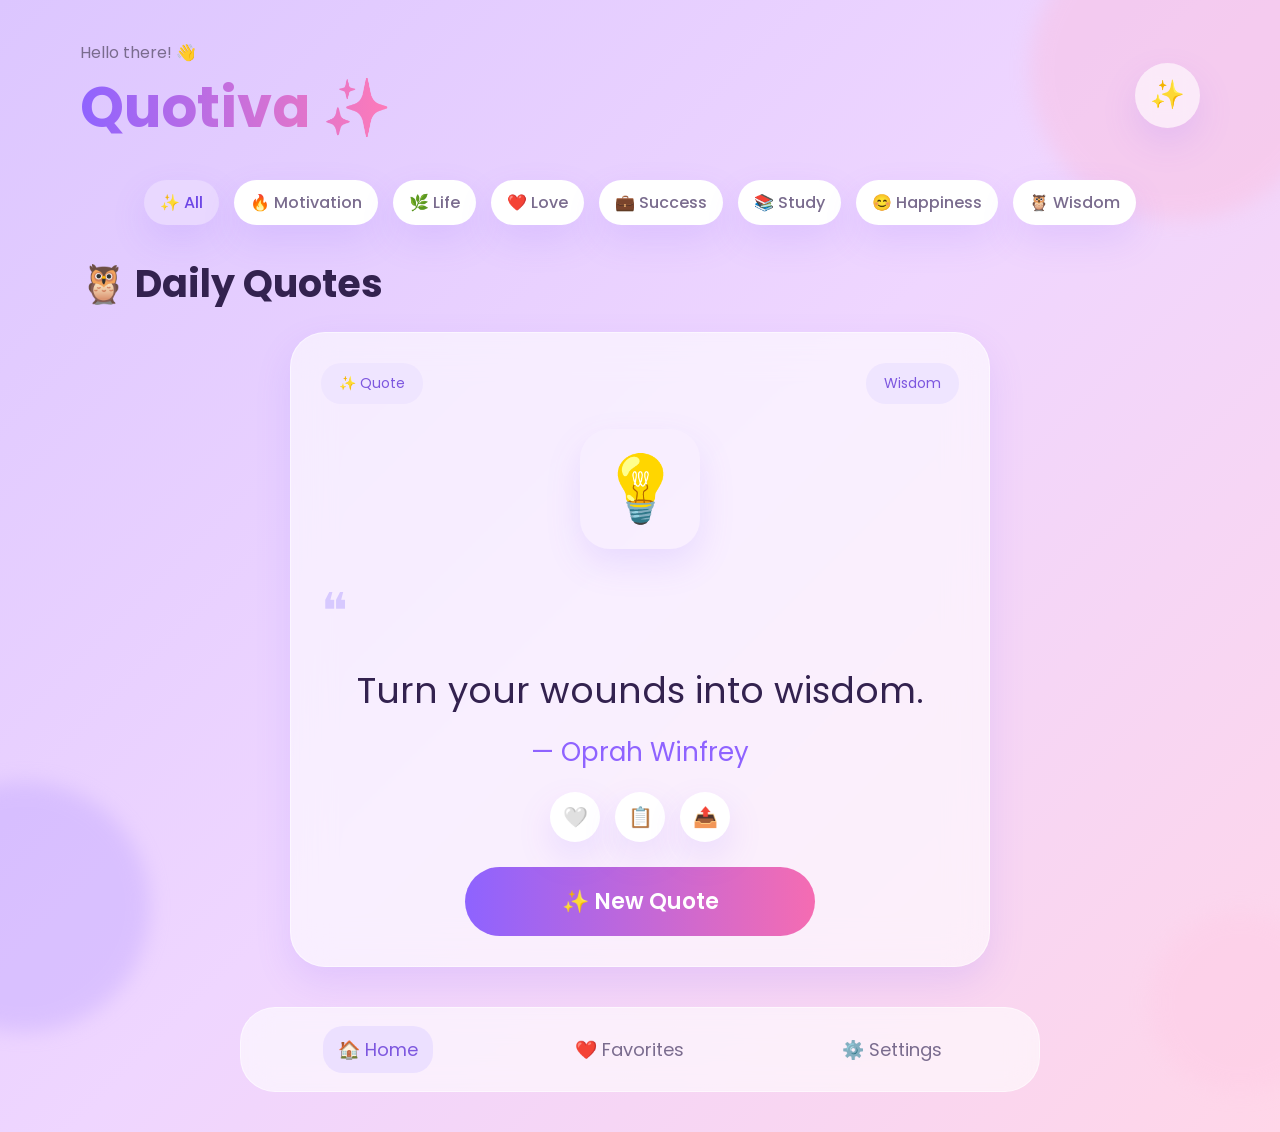
<file: index.html>
<!-- This is the home page. It shows category buttons, a quote card, and action buttons. -->
<!DOCTYPE html>
<html lang="en">
<head>
    <meta charset="UTF-8">
    <meta name="viewport" content="width=device-width, initial-scale=1.0">
    <title>Quotiva</title>

    <link rel="stylesheet" href="css/style.css">

    <link href="https://fonts.googleapis.com/css2?family=Poppins:wght@300;400;500;600;700&display=swap" rel="stylesheet">
</head>
<body>

    <!-- Three decorative colored circles in the background -->
    <div class="bg-circle circle1"></div>
    <div class="bg-circle circle2"></div>
    <div class="bg-circle circle3"></div>

    <div class="container">

        <!-- Top header with greeting, app name, and theme button -->
        <header class="header">

            <div>
                <p class="greeting">Hello there! 👋</p>
                <h1 class="logo">Quotiva ✨</h1>
            </div>

            <button class="theme-btn">
                ✨
            </button>

        </header>

        <!-- Scrollable row of category filter buttons -->
        <section class="categories">

            <button class="category active" data-category="all">
                ✨ All
            </button>

            <button class="category" data-category="motivation">
                🔥 Motivation
            </button>

            <button class="category" data-category="life">
                🌿 Life
            </button>

            <button class="category" data-category="love">
                ❤️ Love
            </button>

            <button class="category" data-category="success">
                💼 Success
            </button>

            <button class="category" data-category="study">
                📚 Study
            </button>

            <button class="category" data-category="happiness">
                😊 Happiness
            </button>

            <button class="category" data-category="wisdom">
                🦉 Wisdom
            </button>

        </section>

        <!-- Section heading above the quote card -->
        <h2 class="section-title">
            🦉 Daily Quotes
        </h2>

        <!-- The main quote card that shows the current quote -->
        <section class="quote-card">

            <div class="card-top">

                <!-- Fixed label that always says "Quote" -->
                <span class="tag">
                    ✨ Quote
                </span>

                <!-- Category label that changes when a new quote is shown -->
                <span class="tag category-tag">
                    Wisdom
                </span>

            </div>

            <!-- Emoji icon for the current quote category -->
            <div class="emoji-box">
                💡
            </div>

            <!-- Large decorative quotation mark -->
            <div class="quote-icon">
                ❝
            </div>

            <!-- The quote text, updated by script.js -->
            <p id="quoteText" class="quote-text">
                The wise man does not lay up his own treasures.
                The more he gives to others,
                the more he has.
            </p>

            <!-- The quote author, updated by script.js -->
            <p id="quoteAuthor" class="quote-author">
                — Lao Tzu
            </p>

            <!-- Buttons to save, copy, or share the current quote -->
            <div class="action-buttons">

                <button id="favoriteBtn" class="icon-btn">
                    🤍
                </button>

                <button id="copyBtn" class="icon-btn">
                    📋
                </button>

                <button id="shareBtn" class="icon-btn">
                    📤
                </button>

            </div>

            <!-- Button to load a new random quote from the same category -->
            <button id="newQuoteBtn" class="new-quote-btn">
                ✨ New Quote
            </button>

        </section>

        <!-- Bottom navigation links to Home, Favorites, and Settings -->
        <nav class="bottom-nav">

            <a href="index.html" class="nav-item active-nav">
                🏠 Home
            </a>

            <a href="favorites.html" class="nav-item">
                ❤️ Favorites
            </a>

            <a href="settings.html" class="nav-item">
                ⚙️ Settings
            </a>

        </nav>

    </div>

    <!-- Hidden popups for About, Privacy, Sources, and Tips -->

    <div class="modal-overlay" id="about">
        <div class="modal">
            <button class="modal-close">✕</button>
            <h2>ℹ️ About Quotiva</h2>
            <div class="modal-content-body"></div>
        </div>
    </div>

    <div class="modal-overlay" id="privacy">
        <div class="modal">
            <button class="modal-close">✕</button>
            <h2>🔒 Privacy Policy</h2>
            <div class="modal-content-body"></div>
        </div>
    </div>

    <div class="modal-overlay" id="sources">
        <div class="modal">
            <button class="modal-close">✕</button>
            <h2>🌍 Quote Sources</h2>
            <div class="modal-content-body"></div>
        </div>
    </div>

    <div class="modal-overlay" id="tips">
        <div class="modal">
            <button class="modal-close">✕</button>
            <h2>💡 Daily Inspiration Tips</h2>
            <div class="modal-content-body"></div>
        </div>
    </div>

    <!-- Load theme.js first so the correct theme is applied before the page is visible -->
    <script src="js/theme.js"></script>
    <script src="js/script.js"></script>

    <script>
        /* Close a popup when the user clicks the X button or the dark background */
        document.querySelectorAll(".modal-overlay").forEach(modal => {
            modal.querySelector(".modal-close").addEventListener("click", () => {
                modal.classList.remove("active");
            });
            modal.addEventListener("click", (e) => {
                if (e.target === modal) {
                    modal.classList.remove("active");
                }
            });
        });
    </script>

</body>
</html>
</file>
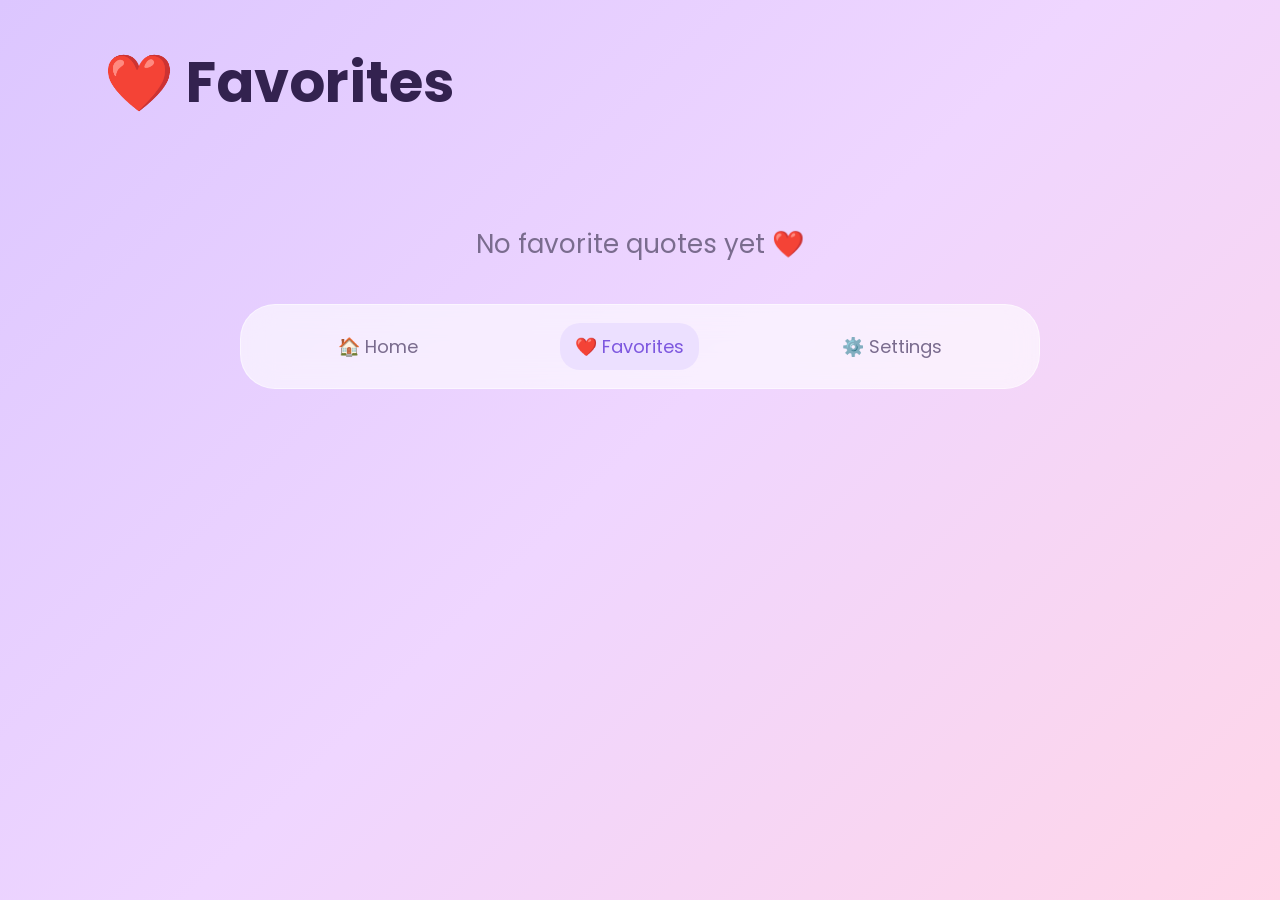
<file: favorites.html>
<!-- This is the Favorites page. It shows all quotes the user has saved. -->
<!DOCTYPE html>
<html lang="en">
<head>
    <meta charset="UTF-8">
    <meta name="viewport" content="width=device-width, initial-scale=1.0">
    <title>Favorites | Quotiva</title>

    <link rel="stylesheet" href="css/style.css">

    <link href="https://fonts.googleapis.com/css2?family=Poppins:wght@300;400;500;600;700&display=swap" rel="stylesheet">
</head>
<body>

<div class="favorites-container">

    <!-- Page title at the top -->
    <h1 class="page-title">
        ❤️ Favorites
    </h1>

    <!-- Saved quote cards are added here by favorites.js -->
    <div id="favoritesList">

    </div>

    <!-- Bottom navigation links to Home, Favorites, and Settings -->
    <nav class="bottom-nav">

        <a href="index.html" class="nav-item">
            🏠 Home
        </a>

        <a href="favorites.html" class="nav-item active-nav">
            ❤️ Favorites
        </a>

        <a href="settings.html" class="nav-item">
            ⚙️ Settings
        </a>

    </nav>

</div>

<!-- Hidden popups for About, Privacy, Sources, and Tips -->

<div class="modal-overlay" id="about">
    <div class="modal">
        <button class="modal-close">✕</button>
        <h2>ℹ️ About Quotiva</h2>
        <div class="modal-content-body"></div>
    </div>
</div>

<div class="modal-overlay" id="privacy">
    <div class="modal">
        <button class="modal-close">✕</button>
        <h2>🔒 Privacy Policy</h2>
        <div class="modal-content-body"></div>
    </div>
</div>

<div class="modal-overlay" id="sources">
    <div class="modal">
        <button class="modal-close">✕</button>
        <h2>🌍 Quote Sources</h2>
        <div class="modal-content-body"></div>
    </div>
</div>

<div class="modal-overlay" id="tips">
    <div class="modal">
        <button class="modal-close">✕</button>
        <h2>💡 Daily Inspiration Tips</h2>
        <div class="modal-content-body"></div>
    </div>
</div>

<!-- Load theme.js first so the correct theme is applied before the page is visible -->
<script src="js/theme.js"></script>
<script src="js/favorites.js"></script>

<!-- Close a popup when the user clicks the X button or the dark background -->
<script>
    document.querySelectorAll(".modal-overlay").forEach(modal => {
        modal.querySelector(".modal-close").addEventListener("click", () => {
            modal.classList.remove("active");
        });
        modal.addEventListener("click", (e) => {
            if (e.target === modal) {
                modal.classList.remove("active");
            }
        });
    });
</script>

</body>
</html>
</file>
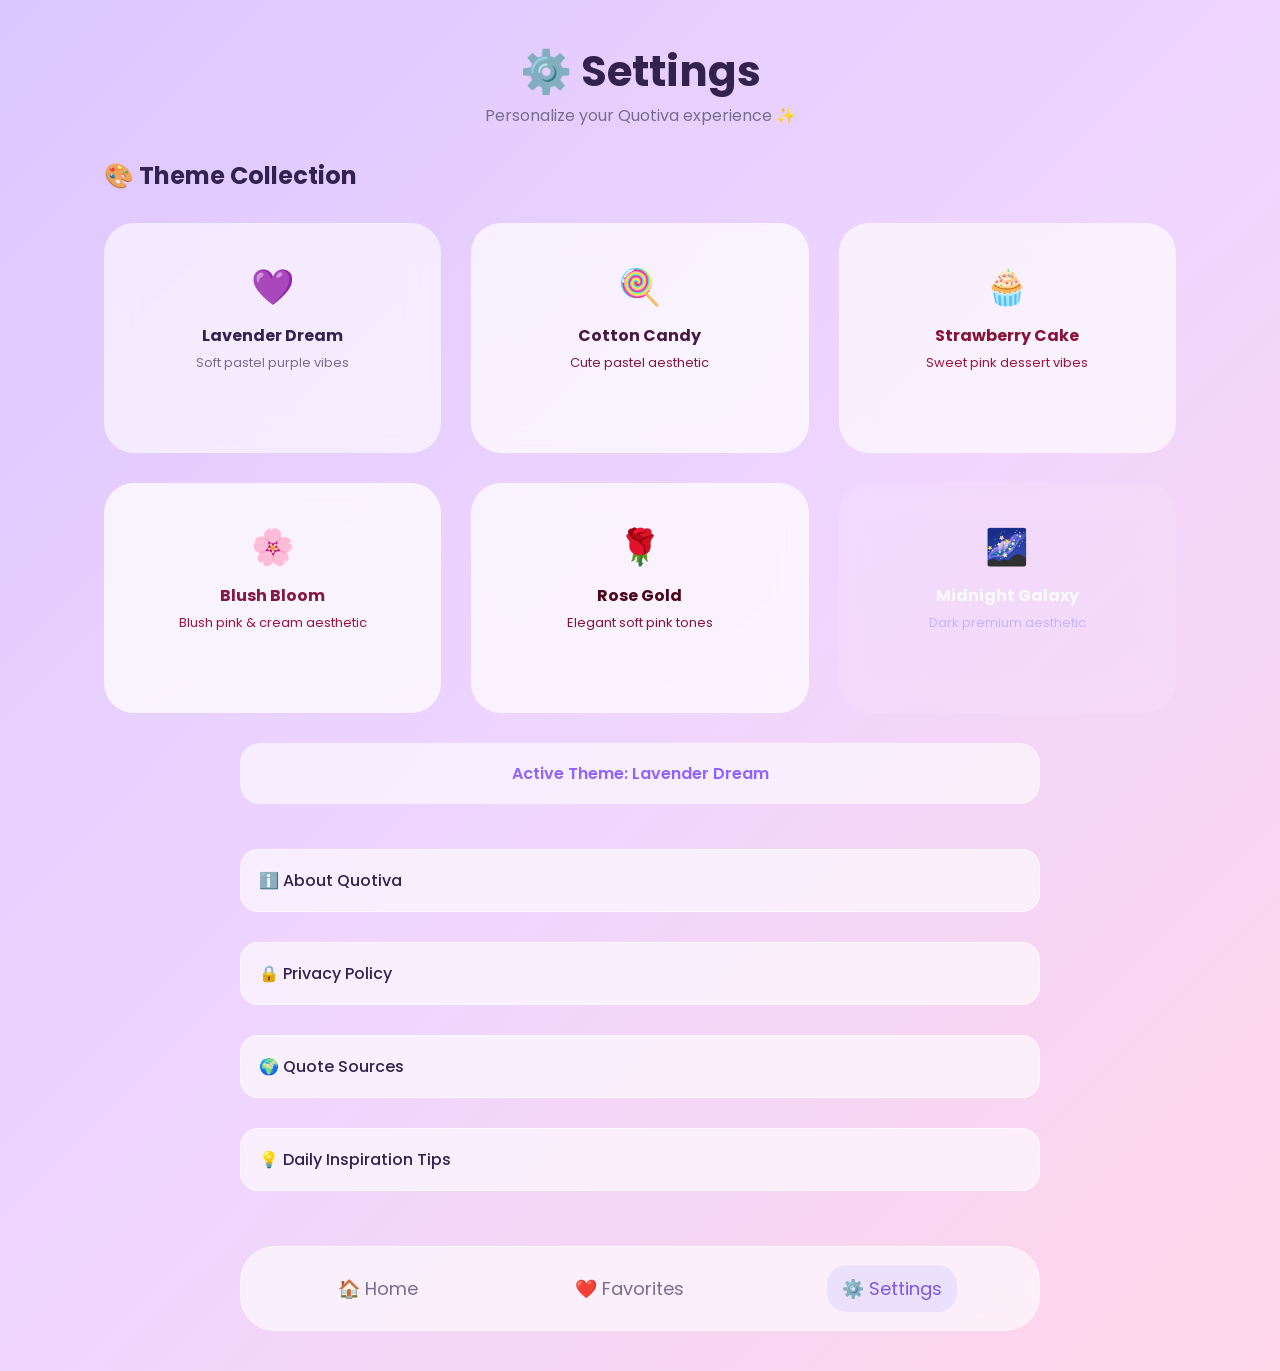
<file: settings.html>
<!-- This is the Settings page. It lets the user pick a theme and view info popups. -->
<!DOCTYPE html>
<html lang="en">
<head>
    <meta charset="UTF-8">
    <meta name="viewport" content="width=device-width, initial-scale=1.0">
    <title>Settings | Quotiva</title>

    <link rel="stylesheet" href="css/style.css">

    <link href="https://fonts.googleapis.com/css2?family=Poppins:wght@300;400;500;600;700&display=swap" rel="stylesheet">
</head>
<body>

<div class="settings-container">

    <!-- Page title and subtitle at the top -->
    <div class="settings-header">

        <h1>⚙️ Settings</h1>

        <p>Personalize your Quotiva experience ✨</p>

    </div>

    <!-- Grid of theme cards the user can click to change the app look -->
    <div class="theme-section">

        <h2>🎨 Theme Collection</h2>

      <div class="theme-grid">

    <!-- Each card has a data-theme value that matches a theme in style.css -->
    <div class="theme-card" data-theme="lavender">
        <span>💜</span>
        <h3>Lavender Dream</h3>
        <p>Soft pastel purple vibes</p>
    </div>

    <div class="theme-card" data-theme="cotton">
        <span>🍭</span>
        <h3>Cotton Candy</h3>
        <p>Cute pastel aesthetic</p>
    </div>

    <div class="theme-card" data-theme="strawberry">
        <span>🧁</span>
        <h3>Strawberry Cake</h3>
        <p>Sweet pink dessert vibes</p>
    </div>

    <div class="theme-card" data-theme="blush">
        <span>🌸</span>
        <h3>Blush Bloom</h3>
        <p>Blush pink & cream aesthetic</p>
    </div>

    <div class="theme-card" data-theme="rose">
        <span>🌹</span>
        <h3>Rose Gold</h3>
        <p>Elegant soft pink tones</p>
    </div>

    <div class="theme-card" data-theme="galaxy">
        <span>🌌</span>
        <h3>Midnight Galaxy</h3>
        <p>Dark premium aesthetic</p>
    </div>

</div>

        </div>

   

    <!-- Shows the name of the theme that is currently active -->
    <div class="current-theme-box">

        Active Theme:
        <span id="activeThemeName">
            Lavender Dream
        </span>

    </div>

    <!-- Clickable info cards that open a popup with more details -->
    <div class="info-section">

        <div class="info-card" data-modal="about">
            ℹ️ About Quotiva
        </div>

        <div class="info-card" data-modal="privacy">
            🔒 Privacy Policy
        </div>

        <div class="info-card" data-modal="sources">
            🌍 Quote Sources
        </div>

        <div class="info-card" data-modal="tips">
            💡 Daily Inspiration Tips
        </div>

    </div>

    <!-- Bottom navigation links to Home, Favorites, and Settings -->
    <nav class="bottom-nav">

        <a href="index.html" class="nav-item">
            🏠 Home
        </a>

        <a href="favorites.html" class="nav-item">
            ❤️ Favorites
        </a>

        <a href="settings.html"
           class="nav-item active-nav">
            ⚙️ Settings
        </a>

    </nav>

</div>

<!-- Hidden popups for About, Privacy, Sources, and Tips -->

<div class="modal-overlay" id="about">
    <div class="modal">
        <button class="modal-close">✕</button>
        <h2>ℹ️ About Quotiva</h2>
        <div class="modal-content-body"></div>
    </div>
</div>

<div class="modal-overlay" id="privacy">
    <div class="modal">
        <button class="modal-close">✕</button>
        <h2>🔒 Privacy Policy</h2>
        <div class="modal-content-body"></div>
    </div>
</div>

<div class="modal-overlay" id="sources">
    <div class="modal">
        <button class="modal-close">✕</button>
        <h2>🌍 Quote Sources</h2>
        <div class="modal-content-body"></div>
    </div>
</div>

<div class="modal-overlay" id="tips">
    <div class="modal">
        <button class="modal-close">✕</button>
        <h2>💡 Daily Inspiration Tips</h2>
        <div class="modal-content-body"></div>
    </div>
</div>

<!-- Load theme.js first so the correct theme is applied before the page is visible -->
<script src="js/theme.js"></script>
<script src="js/settings.js"></script>

</body>
</html>
</file>
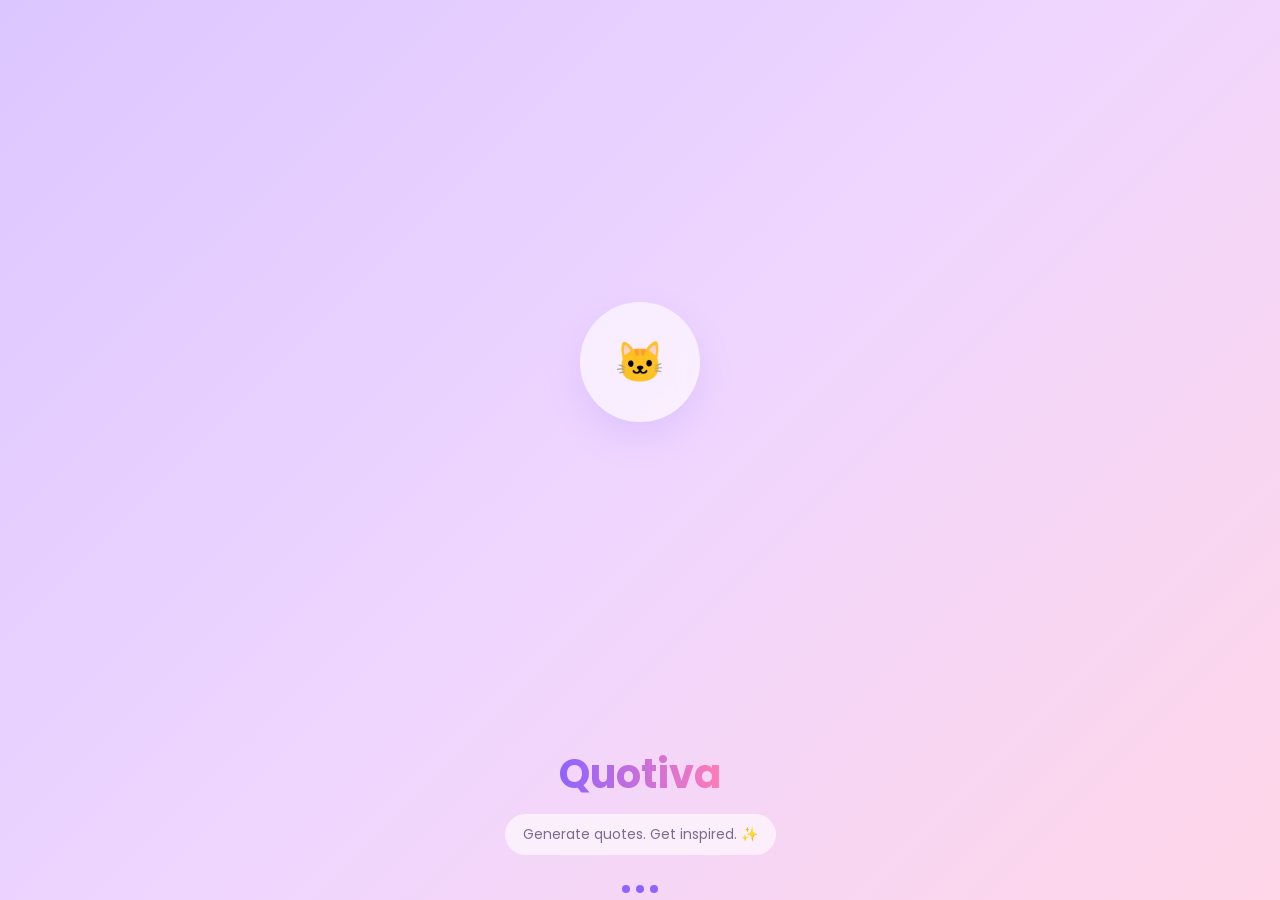
<file: splash.html>
<!-- This is the splash screen. It shows for 3 seconds and then takes the user to the home page. -->
<!DOCTYPE html>
<html lang="en">
<head>
  <meta charset="UTF-8">
  <meta name="viewport" content="width=device-width, initial-scale=1.0">
  <title>Quotiva</title>
  <link rel="stylesheet" href="css/style.css">
  <link href="https://fonts.googleapis.com/css2?family=Poppins:wght@300;400;500;600;700&display=swap" rel="stylesheet">
</head>

<!-- Use the lavender theme by default until the saved theme is loaded -->
<body data-theme="lavender">

  <div class="splash-container">

    <!-- App logo icon -->
    <div class="logo-circle">
      <div class="cat">🐱</div>
    </div>

    <!-- App name -->
    <h1 class="title">Quotiva</h1>

    <!-- Short tagline shown below the app name -->
    <div class="subtitle">
      Generate quotes. Get inspired. ✨
    </div>

    <!-- Three bouncing dots shown while the app is loading -->
    <div class="dots">
      <span></span><span></span><span></span>
    </div>

  </div>

  <!-- Wait 3 seconds then go to the home page -->
  <script>
    setTimeout(() => {
      window.location.href = "index.html";
    }, 3000);
  </script>

</body>
</html>
</file>
<file: css/style.css>
/* Remove default spacing and set the font for every element on the page */
*{
    margin:0;
    padding:0;
    box-sizing:border-box;
    font-family:'Poppins',sans-serif;
}

/* Default color and style values used across the whole app */
:root{
    --bg-gradient: linear-gradient(135deg, #DCC6FF, #EFD6FF, #FFD6E8);
    --card-bg: rgba(255, 255, 255, 0.6);
    --card-shadow: 0 15px 35px rgba(142, 99, 255, 0.15);
    --btn-gradient: linear-gradient(90deg, #8e63ff, #f56cb2);
    --btn-text: #ffffff;
    --category-bg: #ffffff;
    --category-active-bg: #e9d8ff;
    --category-active-text: #6e46e6;
    --nav-bg: rgba(255, 255, 255, 0.6);
    --nav-active-bg: #ece0ff;
    --nav-active-text: #7d57df;
    --text-primary: #33224f;
    --text-secondary: #7a6c8e;
    --tag-bg: #efe5ff;
    --tag-text: #7d57df;
    --accent: #8f63ff;
    --logo-gradient: linear-gradient(90deg, #8f63ff, #ff7bb8);
    --circle1: #ffb8d6;
    --circle2: #b89dff;
    --circle3: #ffc9e4;
    --quote-icon: #d7c9ff;
    --border-color: rgba(255,255,255,0.5);
}

/* Lavender Dream theme colors */
[data-theme="lavender"]{
    --bg-gradient: linear-gradient(135deg, #DCC6FF, #EFD6FF, #FFD6E8);
    --card-bg: rgba(255, 255, 255, 0.6);
    --card-shadow: 0 15px 35px rgba(142, 99, 255, 0.15);
    --btn-gradient: linear-gradient(90deg, #8e63ff, #f56cb2);
    --btn-text: #ffffff;
    --category-bg: #ffffff;
    --category-active-bg: #e9d8ff;
    --category-active-text: #6e46e6;
    --nav-bg: rgba(255, 255, 255, 0.6);
    --nav-active-bg: #ece0ff;
    --nav-active-text: #7d57df;
    --text-primary: #33224f;
    --text-secondary: #7a6c8e;
    --tag-bg: #efe5ff;
    --tag-text: #7d57df;
    --accent: #8f63ff;
    --logo-gradient: linear-gradient(90deg, #8f63ff, #ff7bb8);
    --circle1: #ffb8d6;
    --circle2: #b89dff;
    --circle3: #ffc9e4;
    --quote-icon: #d7c9ff;
    --border-color: rgba(255,255,255,0.5);
}

/* Cotton Candy theme colors */
[data-theme="cotton"]{
    --bg-gradient: linear-gradient(135deg, #E0BBFF, #FFD6F6, #FFF0F8);
    --card-bg: rgba(255, 255, 255, 0.7);
    --card-shadow: 0 15px 35px rgba(255, 150, 200, 0.2);
    --btn-gradient: linear-gradient(90deg, #c084fc, #f472b6);
    --btn-text: #ffffff;
    --category-bg: #ffffff;
    --category-active-bg: #fce7f3;
    --category-active-text: #db2777;
    --nav-bg: rgba(255, 255, 255, 0.65);
    --nav-active-bg: #fce7f3;
    --nav-active-text: #db2777;
    --text-primary: #4a1942;
    --text-secondary: #831843;
    --tag-bg: #fce7f3;
    --tag-text: #db2777;
    --accent: #e879a8;
    --logo-gradient: linear-gradient(90deg, #c084fc, #f472b6);
    --circle1: #fbb6ce;
    --circle2: #e9d5ff;
    --circle3: #fbcfe8;
    --quote-icon: #f9a8d4;
    --border-color: rgba(255,255,255,0.6);
}

/* Strawberry Cake theme colors */
[data-theme="strawberry"]{
    --bg-gradient: linear-gradient(135deg, #FFD6E7, #FFC2D1, #FFB3C6);
    --card-bg: rgba(255, 255, 255, 0.65);
    --card-shadow: 0 15px 35px rgba(255, 100, 130, 0.2);
    --btn-gradient: linear-gradient(90deg, #fb7185, #f43f5e);
    --btn-text: #ffffff;
    --category-bg: #ffffff;
    --category-active-bg: #ffe4e6;
    --category-active-text: #e11d48;
    --nav-bg: rgba(255, 255, 255, 0.6);
    --nav-active-bg: #ffe4e6;
    --nav-active-text: #e11d48;
    --text-primary: #881337;
    --text-secondary: #9f1239;
    --tag-bg: #ffe4e6;
    --tag-text: #e11d48;
    --accent: #fb7185;
    --logo-gradient: linear-gradient(90deg, #fb7185, #f43f5e);
    --circle1: #fda4af;
    --circle2: #fecdd3;
    --circle3: #fecdd3;
    --quote-icon: #fda4af;
    --border-color: rgba(255,255,255,0.5);
}

/* Blush Bloom theme colors */
[data-theme="blush"]{
    --bg-gradient: linear-gradient(135deg, #FFF1F2, #FFE4E6, #FBCFE8);
    --card-bg: rgba(255, 255, 255, 0.75);
    --card-shadow: 0 15px 35px rgba(244, 114, 182, 0.15);
    --btn-gradient: linear-gradient(90deg, #f472b6, #ec4899);
    --btn-text: #ffffff;
    --category-bg: #ffffff;
    --category-active-bg: #fce7f3;
    --category-active-text: #be185d;
    --nav-bg: rgba(255, 255, 255, 0.7);
    --nav-active-bg: #fce7f3;
    --nav-active-text: #be185d;
    --text-primary: #831843;
    --text-secondary: #9f1239;
    --tag-bg: #fce7f3;
    --tag-text: #be185d;
    --accent: #f472b6;
    --logo-gradient: linear-gradient(90deg, #db2777, #be185d);
    --circle1: #fbcfe8;
    --circle2: #f9a8d4;
    --circle3: #fbcfe8;
    --quote-icon: #f9a8d4;
    --border-color: rgba(255,255,255,0.7);
}

/* Rose Gold theme colors */
[data-theme="rose"]{
    --bg-gradient: linear-gradient(135deg, #FFE5EC, #FFC2D1, #F8B4C4);
    --card-bg: rgba(255, 255, 255, 0.7);
    --card-shadow: 0 15px 35px rgba(255, 150, 170, 0.25);
    --btn-gradient: linear-gradient(90deg, #f8a4c8, #e8799a);
    --btn-text: #ffffff;
    --category-bg: #ffffff;
    --category-active-bg: #ffe4e6;
    --category-active-text: #be123a;
    --nav-bg: rgba(255, 255, 255, 0.65);
    --nav-active-bg: #ffe4e6;
    --nav-active-text: #be123a;
    --text-primary: #4c0519;
    --text-secondary: #881337;
    --tag-bg: #ffe4e6;
    --tag-text: #be123a;
    --accent: #e8799a;
    --logo-gradient: linear-gradient(90deg, #f472b6, #be185d);
    --circle1: #fecdd3;
    --circle2: #fda4af;
    --circle3: #fecdd3;
    --quote-icon: #fda4af;
    --border-color: rgba(255,255,255,0.5);
}

/* Midnight Galaxy theme colors */
[data-theme="galaxy"]{
    --bg-gradient: linear-gradient(135deg, #1A1A40, #2D1B69, #5A189A);
    --card-bg: rgba(255, 255, 255, 0.1);
    --card-shadow: 0 15px 35px rgba(90, 24, 154, 0.4);
    --btn-gradient: linear-gradient(90deg, #a855f7, #6366f1);
    --btn-text: #ffffff;
    --category-bg: rgba(255, 255, 255, 0.15);
    --category-active-bg: rgba(168, 85, 247, 0.3);
    --category-active-text: #e9d5ff;
    --nav-bg: rgba(255, 255, 255, 0.1);
    --nav-active-bg: rgba(168, 85, 247, 0.3);
    --nav-active-text: #e9d5ff;
    --text-primary: #f8fafc;
    --text-secondary: #c4b5fd;
    --tag-bg: rgba(168, 85, 247, 0.2);
    --tag-text: #e9d5ff;
    --accent: #a855f7;
    --logo-gradient: linear-gradient(90deg, #c084fc, #6366f1);
    --circle1: #4c1d95;
    --circle2: #6d28d9;
    --circle3: #7c3aed;
    --quote-icon: #7c3aed;
    --border-color: rgba(255,255,255,0.15);
}
/* Make the page fill the full screen height and use the theme background color */
body{
    min-height:100vh;
    background: var(--bg-gradient);
    overflow-x:hidden;
    position:relative;
    transition: background 0.4s ease;
}

/* Decorative blurred circles in the background */

.bg-circle{
    position:absolute;
    border-radius:50%;
    filter:blur(10px);
    opacity:.35;
    transition: background 0.4s ease;
}

/* Top right circle */
.circle1{
    width:300px;
    height:300px;
    background: var(--circle1);
    top:-80px;
    right:-50px;
}

/* Bottom left circle */
.circle2{
    width:250px;
    height:250px;
    background: var(--circle2);
    bottom:100px;
    left:-100px;
}

/* Bottom right circle */
.circle3{
    width:180px;
    height:180px;
    background: var(--circle3);
    bottom:40px;
    right:-50px;
}

/* Main content wrapper, centered and limited in width */
.container{
    width:100%;
    max-width:1100px;
    margin:0 auto;
    padding:40px;
    position:relative;
    z-index:2;
}

/* Header */

/* Top bar with the greeting, logo, and theme button */
.header{
    display:flex;
    justify-content:space-between;
    align-items:center;
    margin-bottom:30px;
}

.greeting{
    color: var(--text-secondary);
    font-size:16px;
}

/* App name with gradient text */
.logo{
    font-size:48px;
    font-weight:700;
    background: var(--logo-gradient);
    -webkit-background-clip:text;
    -webkit-text-fill-color:transparent;
}

/* Round button in the top right corner for theme access */
.theme-btn{
    width:65px;
    height:65px;
    border:none;
    border-radius:50%;
    background: var(--card-bg);
    backdrop-filter:blur(10px);
    cursor:pointer;
    font-size:28px;
    box-shadow: var(--card-shadow);
}

/* Categories */

/* Horizontal scrollable row of category buttons */
.categories{
    display:flex;
    justify-content:center;
    flex-wrap:wrap;
    gap:15px;
    margin-bottom:30px;
}

/* Style for each category button */
.category{
    border:none;
    padding:10px 16px;
    border-radius:30px;
    background: var(--category-bg);
    color: var(--text-secondary);
    font-size:16px;
    font-weight:500;
    cursor:pointer;
    white-space:nowrap;
    box-shadow: var(--card-shadow);
    transition:0.3s ease;
}

/* Highlighted style for the currently selected category */
.category.active{
    background: var(--category-active-bg);
    color: var(--category-active-text);
}

/* Section Title */

/* Heading shown above the quote card */
.section-title{
    color: var(--text-primary);
    margin-bottom:20px;
    font-size:36px;
}

/* Quote Card */

/* The main card that holds the quote, author, and action buttons */
.quote-card{
    max-width:800px;
    margin:0 auto;
    background:var(--card-bg);
    backdrop-filter:blur(20px);
    border-radius:35px;
    padding: 30px;
    box-shadow:var(--card-shadow);
    border:1px solid var(--border-color);
}
/* Top row of the card with the two label tags */
.card-top{
    display:flex;
    justify-content:space-between;
}

/* Small rounded label used for the quote type and category */
.tag{
    background: var(--tag-bg);
    color: var(--tag-text);
    padding:10px 18px;
    border-radius:20px;
    font-size:14px;
}

/* Square box that shows the emoji for the current category */
.emoji-box{
    width:120px;
    height:120px;
    margin:25px auto;
    border-radius:30px;
    display:flex;
    justify-content:center;
    align-items:center;
    font-size:65px;
    box-shadow: var(--card-shadow);
}
/* Large decorative opening quotation mark */
.quote-icon{
    font-size:50px;
    color: var(--quote-icon);
}

/* The quote text displayed in the center of the card */
.quote-text{
    text-align:center;
    font-size:36px;
    line-height:1.5;
    color: var(--text-primary);
    max-width:650px;
    margin:10px auto 0;
}

/* The author name shown below the quote */
.quote-author{
    text-align:center;
    margin-top:15px;
    font-size:24px;
    color: var(--accent);
}

/* Row of icon buttons for favorite, copy, and share */
.action-buttons{
    display:flex;
    justify-content:center;
    gap:15px;
    margin-top:20px;
}

/* Style for each small round icon button */
.icon-btn{
    width:50px;
    height:50px;
    border:none;
    border-radius:50%;
    cursor:pointer;
    font-size:20px;
    background: var(--category-bg);
    box-shadow: var(--card-shadow);
}

/* Full-width button at the bottom of the card to load a new quote */
.new-quote-btn{
    width:100%;
    max-width:350px;
    display:block;
    margin:25px auto 0;
    border:none;
    padding:18px;
    border-radius:40px;
    color: var(--btn-text);
    font-size:22px;
    font-weight:600;
    cursor:pointer;
    background: var(--btn-gradient);
}
/* Bottom Nav */

/* Navigation bar fixed at the bottom of the page */
.bottom-nav{
    max-width:800px;
    margin:40px auto 0;
    background: var(--nav-bg);
    backdrop-filter:blur(15px);
    border-radius:35px;
    padding:18px;
    display:flex;
    justify-content:space-around;
    border: 1px solid var(--border-color);
}

/* Style for each navigation link */
.nav-item{
    text-decoration:none;
    color: var(--text-secondary);
    font-size:18px;
    padding:10px 15px;
    border-radius:20px;
    transition: all 0.3s ease;
}

/* Change color when the user hovers over a nav link */
.nav-item:hover{
    color: var(--accent);
}

/* Highlighted style for the currently active nav link */
.active-nav{
    background: var(--nav-active-bg);
    color: var(--nav-active-text);
}

/* Mobile */

/* Smaller font sizes for screens narrower than 480px */
@media(max-width:480px){

    .logo{
        font-size:42px;
    }

    .quote-text{
        font-size:24px;
    }

    .section-title{
        font-size:24px;
    }
}

/* Modals */

/* Dark blurred background that covers the page when a popup is open */
.modal-overlay{
    position:fixed;
    top:0;
    left:0;
    width:100%;
    height:100%;
    background: rgba(0,0,0,0.5);
    backdrop-filter: blur(5px);
    display:none;
    justify-content:center;
    align-items:center;
    z-index:1000;
    padding:20px;
}

/* Show the overlay when it has the active class */
.modal-overlay.active{
    display:flex;
}

/* The popup box that appears in the center of the screen */
.modal{
    background: var(--card-bg);
    backdrop-filter:blur(20px);
    border-radius:25px;
    padding:30px;
    max-width:400px;
    width:100%;
    max-height:80vh;
    overflow-y:auto;
    box-shadow: var(--card-shadow);
    border: 1px solid var(--border-color);
    position:relative;
}

/* Heading inside the popup */
.modal h2{
    color: var(--text-primary);
    margin-bottom:15px;
    font-size:24px;
}

/* Paragraph text inside the popup */
.modal p{
    color: var(--text-secondary);
    line-height:1.6;
    margin-bottom:10px;
}

/* Small round X button in the top right corner of the popup */
.modal-close{
    position:absolute;
    top:15px;
    right:15px;
    width:35px;
    height:35px;
    border:none;
    border-radius:50%;
    background: var(--category-bg);
    color: var(--text-primary);
    cursor:pointer;
    font-size:18px;
    box-shadow: var(--card-shadow);
    display:flex;
    align-items:center;
    justify-content:center;
}
/* Desktop */

@media (min-width:992px){

    .container{
        max-width:1200px;
    }
    
    .settings-container{
    width:90%;
    max-width:1200px;
    margin:0 auto;
    padding:40px;
   }

.theme-grid{
    grid-template-columns:repeat(3,1fr);
    gap:30px;
}

.theme-card{
    min-height: 200px;
    padding: 28px;
}
.current-theme-box{
    max-width:800px;
    margin:30px auto;
}

.info-section{
    display:flex;
    flex-direction:column;
    align-items:center;
}

.info-card{
    width:100%;
    max-width:800px;
}

    .logo{
        font-size:56px;
    }

    .quote-card{
         max-width:700px;
         margin:0 auto;
    }

    .quote-text{
         max-width:650px;
         margin:15px auto 0;
         line-height:1.5;
    }

    .quote-author{
        font-size:26px;
    }

    .section-title{
        font-size:38px;
    }
}

/* Favorites Page */

.favorites-container{
    width:90%;
    max-width:1400px;
    margin:0 auto;
    padding:40px;
}

.page-title{
    font-size:56px;
    color:var(--text-primary);
    margin-bottom:40px;
    text-align:left;
}

#favoritesList{
    display:grid;
    grid-template-columns:repeat(auto-fit,minmax(420px,1fr));
    gap:30px;
    margin-bottom:40px;
}

.favorite-card{
    background:var(--card-bg);
    backdrop-filter:blur(20px);
    border-radius:30px;
    padding:30px;
    box-shadow:var(--card-shadow);
    border:1px solid var(--border-color);
}

.favorite-quote{
    font-size:28px;
    line-height:1.6;
    color:var(--text-primary);
}

.favorite-author{
    margin-top:20px;
    font-size:24px;
    font-weight:600;
    color:var(--accent);
}

.delete-btn{
    margin-top:25px;
    border:none;
    background:linear-gradient(90deg,#ef4444,#dc2626);
    color:#fff;
    padding:14px 28px;
    border-radius:30px;
    cursor:pointer;
    font-size:18px;
    font-weight:600;
}

.empty-message{
    text-align:center;
    font-size:26px;
    color:var(--text-secondary);
    margin-top:60px;
}

/* Settings Page */

/* Wrapper for the Settings page content */
.settings-container{
    width:90%;
    max-width:1200px;
    margin:0 auto;
    padding:40px;
}
/* Centered heading area at the top of the Settings page */
.settings-header{
    text-align:center;
    margin-bottom:30px;
}

.settings-header h1{
    color: var(--text-primary);
    font-size:42px;
}

.settings-header p{
    color: var(--text-secondary);
}

.theme-section h2{
    margin-bottom:20px;
    color: var(--text-primary);
}

/* Two-column grid that holds the theme cards */
.theme-grid{
    display:grid;
    grid-template-columns:repeat(3,1fr);
    gap:30px;
    margin-top:30px;
}

/* Each theme option shown as a clickable card */
.theme-card{
    background:var(--card-bg);
    backdrop-filter:blur(15px);
    padding:35px;
    min-height:230px;
    border-radius:30px;
    cursor:pointer;
    transition:.3s;
    text-align:center;
    border:2px solid transparent;
}

/* Lift the card slightly when the user hovers over it */
.theme-card:hover{
    transform:translateY(-4px);
}

.theme-card span{
    font-size:35px;
}

.theme-card h3{
    margin-top:10px;
    font-size:16px;
    color: var(--text-primary);
}

.theme-card p{
    margin-top:5px;
    font-size:13px;
    color: var(--text-secondary);
}

/* Add a colored border to the card that matches the active theme */
.theme-card.active-theme{
    border-color: var(--accent);
}

/* Box that shows the name of the currently active theme */
.current-theme-box{
    max-width:800px;
    width:100%;
    margin:30px auto;
    background:var(--card-bg);
    padding:18px;
    border-radius:20px;
    text-align:center;
    font-weight:600;
    color:var(--accent);
}

/* Section that holds the info cards below the theme grid */
.info-section{
    margin-top:25px;
    display:flex;
    flex-direction:column;
    align-items:center;
}

/* Each clickable card that opens an info popup */
.info-card{
    background: var(--card-bg);
    backdrop-filter:blur(10px);
    padding:18px;
    border-radius:18px;
    width:100%;
    max-width:800px;
    margin:15px 0;
    cursor:pointer;
    color: var(--text-primary);
    font-weight:500;
    transition: transform 0.2s ease, box-shadow 0.2s ease;
    border: 1px solid var(--border-color);
}

/* Slide the card slightly to the right when the user hovers over it */
.info-card:hover{
    transform: translateX(5px);
    box-shadow: var(--card-shadow);
}

/* Scrollbar */

/* Make the scrollbar thin */
::-webkit-scrollbar{
    width: 6px;
}

/* Hide the scrollbar track background */
::-webkit-scrollbar-track{
    background: transparent;
}

/* Style the scrollbar handle with the accent color */
::-webkit-scrollbar-thumb{
    background: var(--accent);
    border-radius: 3px;
}

/* Splash Screen */

/* Full-screen centered layout for the splash screen */
.splash-container{
    display:flex;
    flex-direction:column;
    justify-content:center;
    align-items:center;
    min-height:100vh;
    text-align:center;
    position:relative;
    z-index:2;
}

/* Round circle that holds the app icon on the splash screen */
.logo-circle{
    width:120px;
    height:120px;
    margin:auto;
    border-radius:50%;
    background: var(--card-bg);
    display:flex;
    justify-content:center;
    align-items:center;
    backdrop-filter:blur(10px);
    box-shadow: var(--card-shadow);
}

/* The cat emoji inside the logo circle */
.cat{
    font-size:40px;
}

/* App name text with gradient color on the splash screen */
.title{
    margin-top:20px;
    font-size:40px;
    font-weight:700;
    background: var(--logo-gradient);
    -webkit-background-clip:text;
    -webkit-text-fill-color:transparent;
}

/* Short tagline shown below the app name */
.subtitle{
    margin-top:10px;
    padding:10px 18px;
    display:inline-block;
    background: var(--card-bg);
    backdrop-filter:blur(5px);
    border-radius:30px;
    font-size:14px;
    color: var(--text-secondary);
}

/* Container for the three loading dots */
.dots{
    margin-top:20px;
}

/* Each individual loading dot */
.dots span{
    width:8px;
    height:8px;
    margin:0 3px;
    display:inline-block;
    background: var(--accent);
    border-radius:50%;
    animation: bounce 0.6s infinite alternate;
}

/* Delay the second and third dots so they bounce one after another */
.dots span:nth-child(2){ animation-delay:0.2s; }
.dots span:nth-child(3){ animation-delay:0.4s; }

/* Bounce animation that moves a dot up and down */
@keyframes bounce{
    from{ transform:translateY(0); opacity:0.5; }
    to{ transform:translateY(-8px); opacity:1; }
}
</file>
